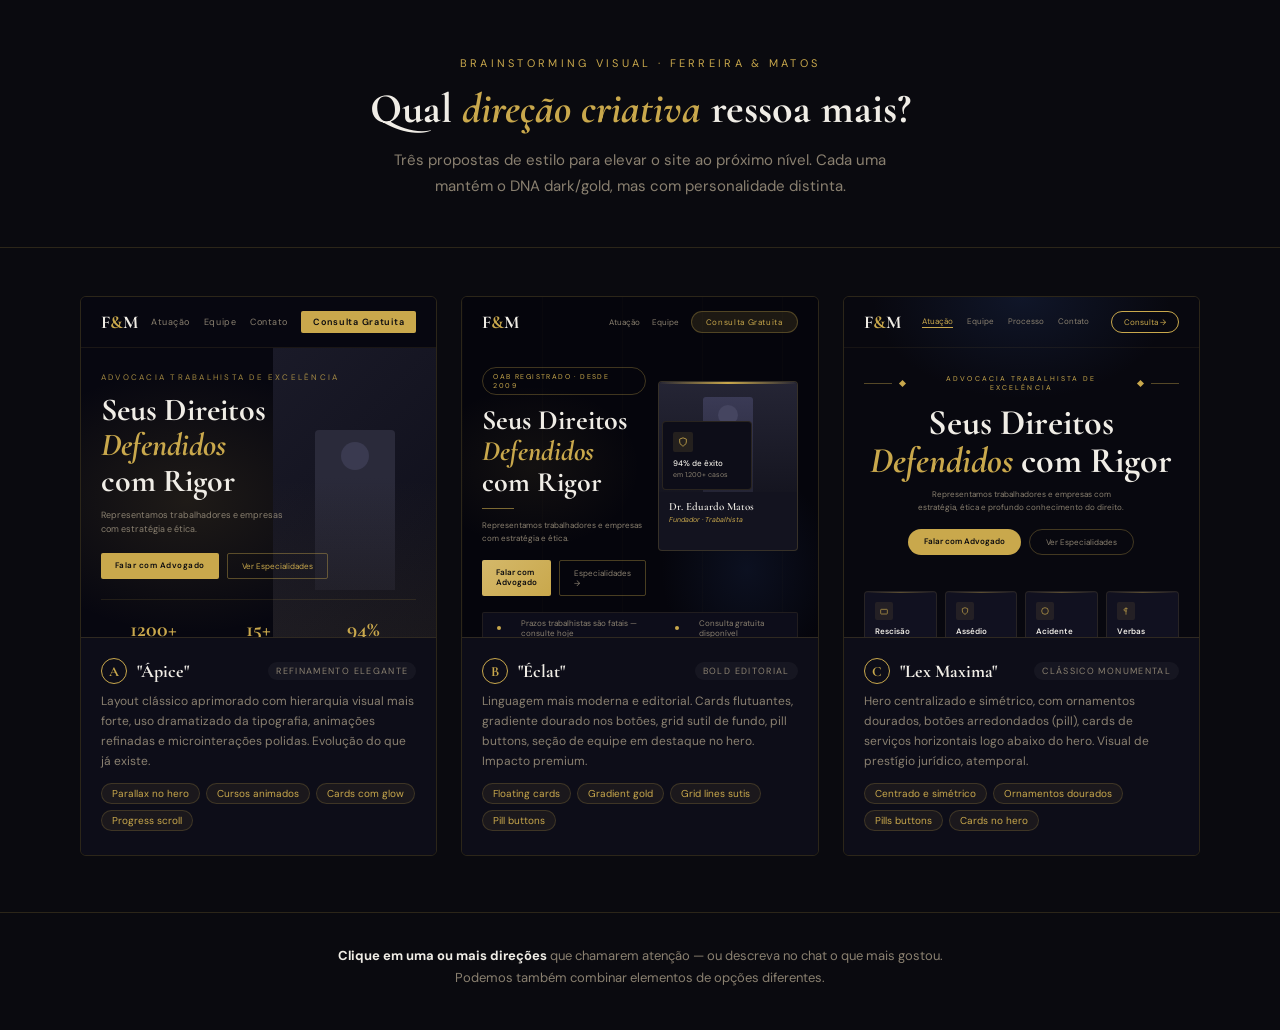
<file: .superpowers/brainstorm/1919-1778728728/content/direcao-criativa.html>
<!DOCTYPE html>
<html lang="pt-BR">
<head>
<meta charset="UTF-8">
<meta name="viewport" content="width=device-width, initial-scale=1.0">
<title>Direção Criativa — Ferreira & Matos</title>
<style>
  @import url('https://fonts.googleapis.com/css2?family=Cormorant+Garamond:ital,wght@0,400;0,600;0,700;1,400;1,600&family=DM+Sans:wght@300;400;500&display=swap');

  :root {
    --gold: #C9A84C;
    --gold-soft: #D4B86A;
    --dark: #0A0A0F;
    --card: #111117;
    --card2: #16161E;
    --text: #F0EDE6;
    --muted: #8A8070;
    --border: rgba(201,168,76,0.18);
  }

  *, *::before, *::after { box-sizing: border-box; margin: 0; padding: 0; }
  body {
    background: var(--dark);
    color: var(--text);
    font-family: 'DM Sans', sans-serif;
    padding: 0;
    min-height: 100vh;
  }

  .page-header {
    text-align: center;
    padding: 56px 24px 48px;
    border-bottom: 1px solid var(--border);
  }
  .page-header .eyebrow {
    font-size: 11px;
    letter-spacing: 0.3em;
    text-transform: uppercase;
    color: var(--gold);
    margin-bottom: 16px;
    display: block;
  }
  .page-header h1 {
    font-family: 'Cormorant Garamond', serif;
    font-size: 42px;
    font-weight: 700;
    line-height: 1.1;
    margin-bottom: 16px;
  }
  .page-header h1 em { color: var(--gold); font-style: italic; }
  .page-header p { color: var(--muted); font-size: 15px; max-width: 520px; margin: 0 auto; line-height: 1.7; }

  .directions {
    display: grid;
    grid-template-columns: repeat(3, 1fr);
    gap: 24px;
    padding: 48px 40px;
    max-width: 1200px;
    margin: 0 auto;
  }

  .dir-card {
    border: 1.5px solid var(--border);
    border-radius: 6px;
    overflow: hidden;
    cursor: pointer;
    transition: border-color 0.25s, transform 0.2s;
    position: relative;
  }
  .dir-card:hover { border-color: rgba(201,168,76,0.5); transform: translateY(-4px); }
  .dir-card.selected { border-color: var(--gold); }
  .dir-card.selected::after {
    content: '✓ Selecionado';
    position: absolute;
    top: 12px; right: 12px;
    background: var(--gold);
    color: #0A0A0F;
    font-size: 10px;
    font-weight: 600;
    letter-spacing: 0.1em;
    padding: 4px 10px;
    border-radius: 100px;
  }

  /* ── MOCKUP A: "Ápice" ── */
  .mock-a {
    background: #070710;
    padding: 0;
    height: 340px;
    position: relative;
    overflow: hidden;
  }
  .mock-a::before {
    content: '';
    position: absolute;
    inset: 0;
    background: radial-gradient(ellipse 80% 60% at 30% 60%, rgba(201,168,76,0.12) 0%, transparent 65%);
  }
  .ma-nav {
    display: flex;
    align-items: center;
    justify-content: space-between;
    padding: 14px 20px;
    border-bottom: 1px solid rgba(201,168,76,0.1);
    position: relative;
    z-index: 2;
  }
  .ma-logo { font-family: 'Cormorant Garamond', serif; font-size: 18px; font-weight: 700; color: var(--text); }
  .ma-logo span { color: var(--gold); }
  .ma-links { display: flex; gap: 14px; }
  .ma-link { font-size: 9px; color: var(--muted); letter-spacing: 0.06em; }
  .ma-cta { background: var(--gold); color: #0A0A0F; font-size: 9px; padding: 5px 12px; border-radius: 2px; font-weight: 600; letter-spacing: 0.08em; }

  .ma-body { padding: 24px 20px 20px; position: relative; z-index: 2; }
  .ma-label { font-size: 8px; letter-spacing: 0.28em; text-transform: uppercase; color: var(--gold); margin-bottom: 10px; display: block; opacity: 0.8; }
  .ma-title { font-family: 'Cormorant Garamond', serif; font-size: 32px; font-weight: 700; line-height: 1.1; }
  .ma-title em { color: var(--gold); font-style: italic; }
  .ma-sub { font-size: 9px; color: var(--muted); margin: 10px 0 16px; line-height: 1.6; max-width: 200px; }
  .ma-btns { display: flex; gap: 8px; }
  .ma-btn-p { background: var(--gold); color: #0A0A0F; font-size: 8px; padding: 7px 14px; border-radius: 2px; font-weight: 600; letter-spacing: 0.06em; }
  .ma-btn-g { border: 1px solid rgba(201,168,76,0.4); color: var(--gold); font-size: 8px; padding: 7px 14px; border-radius: 2px; }

  .ma-img-block {
    position: absolute;
    right: 0; top: 0; bottom: 0;
    width: 46%;
    overflow: hidden;
  }
  .ma-img-inner {
    width: 100%; height: 100%;
    background: linear-gradient(135deg, #1a1a28 0%, #0d0d18 100%);
    display: flex; align-items: center; justify-content: center;
  }
  .ma-img-person {
    width: 80px;
    height: 160px;
    background: linear-gradient(180deg, #2a2a3a 30%, #1a1a28 100%);
    border-radius: 4px 4px 0 0;
    position: relative;
  }
  .ma-img-person::before {
    content: '';
    position: absolute;
    top: 12px; left: 50%; transform: translateX(-50%);
    width: 28px; height: 28px;
    border-radius: 50%;
    background: #3a3a50;
  }
  .ma-glow {
    position: absolute;
    bottom: 0; left: 0; right: 0; height: 60%;
    background: linear-gradient(0deg, rgba(201,168,76,0.08) 0%, transparent 100%);
  }
  .ma-stats {
    display: flex;
    gap: 0;
    margin-top: 20px;
    padding-top: 16px;
    border-top: 1px solid rgba(201,168,76,0.12);
  }
  .ma-stat { flex: 1; text-align: center; }
  .ma-stat-n { font-family: 'Cormorant Garamond', serif; font-size: 22px; font-weight: 700; color: var(--gold); }
  .ma-stat-l { font-size: 7px; color: var(--muted); letter-spacing: 0.08em; text-transform: uppercase; margin-top: 2px; }

  /* ── MOCKUP B: "Éclat" ── */
  .mock-b {
    background: #05050C;
    height: 340px;
    position: relative;
    overflow: hidden;
  }
  .mb-bg {
    position: absolute; inset: 0;
    background:
      radial-gradient(ellipse 50% 40% at 20% 50%, rgba(201,168,76,0.07) 0%, transparent 60%),
      radial-gradient(ellipse 40% 50% at 80% 80%, rgba(28,43,80,0.3) 0%, transparent 60%);
  }
  .mb-lines {
    position: absolute; inset: 0;
    background-image: repeating-linear-gradient(90deg, rgba(201,168,76,0.02) 0px, rgba(201,168,76,0.02) 1px, transparent 1px, transparent 80px);
  }
  .mb-nav {
    display: flex; align-items: center; justify-content: space-between;
    padding: 14px 20px;
    position: relative; z-index: 2;
  }
  .mb-logo { font-family: 'Cormorant Garamond', serif; font-size: 18px; font-weight: 700; }
  .mb-logo span { color: var(--gold); }
  .mb-pill {
    background: rgba(201,168,76,0.12);
    border: 1px solid rgba(201,168,76,0.3);
    color: var(--gold);
    font-size: 8px;
    padding: 5px 14px;
    border-radius: 100px;
    letter-spacing: 0.08em;
  }

  .mb-hero {
    padding: 20px 20px 0;
    position: relative; z-index: 2;
    display: grid;
    grid-template-columns: 1fr 1fr;
    gap: 16px;
    align-items: center;
  }
  .mb-tag {
    display: inline-block;
    border: 1px solid rgba(201,168,76,0.3);
    color: var(--gold);
    font-size: 7px;
    padding: 4px 10px;
    letter-spacing: 0.2em;
    text-transform: uppercase;
    border-radius: 100px;
    margin-bottom: 10px;
  }
  .mb-title { font-family: 'Cormorant Garamond', serif; font-size: 28px; font-weight: 700; line-height: 1.1; }
  .mb-title em { color: var(--gold); font-style: italic; }
  .mb-divider { width: 32px; height: 1px; background: var(--gold); margin: 10px 0; opacity: 0.6; }
  .mb-sub { font-size: 8px; color: var(--muted); line-height: 1.7; max-width: 180px; }
  .mb-btns { display: flex; gap: 8px; margin-top: 14px; }
  .mb-btn-p { background: linear-gradient(135deg, #D4B86A, #C9A84C); color: #0A0A0F; font-size: 8px; padding: 7px 14px; border-radius: 2px; font-weight: 600; }
  .mb-btn-g { border: 1px solid rgba(201,168,76,0.35); color: var(--muted); font-size: 8px; padding: 7px 14px; border-radius: 2px; }

  .mb-visual-col {
    position: relative;
    height: 200px;
  }
  .mb-card-main {
    position: absolute;
    top: 0; right: 0;
    width: 140px; height: 170px;
    background: #13131f;
    border: 1px solid rgba(201,168,76,0.2);
    border-radius: 4px;
    overflow: hidden;
  }
  .mb-card-main::before { content: ''; position: absolute; top: 0; left: 0; right: 0; height: 2px; background: linear-gradient(90deg, transparent, var(--gold), transparent); }
  .mb-person2 {
    width: 100%; height: 110px;
    background: linear-gradient(180deg, #252535 0%, #151520 100%);
    display: flex; align-items: flex-end; justify-content: center;
  }
  .mb-person2-fig { width: 50px; height: 95px; background: linear-gradient(180deg, #3a3a55, #252535); border-radius: 3px 3px 0 0; position: relative; }
  .mb-person2-fig::before { content: ''; position: absolute; top: 8px; left: 50%; transform: translateX(-50%); width: 20px; height: 20px; border-radius: 50%; background: #454560; }
  .mb-card-label { padding: 8px 10px; }
  .mb-card-name { font-family: 'Cormorant Garamond', serif; font-size: 11px; font-weight: 600; }
  .mb-card-role { font-size: 7px; color: var(--gold); font-style: italic; margin-top: 2px; }

  .mb-card-float {
    position: absolute;
    top: 40px; left: 0;
    width: 90px;
    background: #0d0d18;
    border: 1px solid rgba(201,168,76,0.15);
    border-radius: 4px;
    padding: 10px;
  }
  .mb-float-icon { width: 20px; height: 20px; background: rgba(201,168,76,0.12); border-radius: 2px; margin-bottom: 6px; display: flex; align-items: center; justify-content: center; }
  .mb-float-icon svg { color: var(--gold); }
  .mb-float-label { font-size: 8px; font-weight: 500; }
  .mb-float-sub { font-size: 7px; color: var(--muted); margin-top: 2px; }

  .mb-bar {
    margin: 16px 20px 0;
    position: relative; z-index: 2;
    height: 32px;
    background: #0d0d1a;
    border: 1px solid rgba(201,168,76,0.1);
    border-radius: 2px;
    display: flex; align-items: center;
    padding: 0 14px;
    gap: 20px;
    font-size: 8px; color: var(--muted);
  }
  .mb-bar-dot { width: 4px; height: 4px; border-radius: 50%; background: var(--gold); flex-shrink: 0; }

  /* ── MOCKUP C: "Lex Maxima" ── */
  .mock-c {
    background: #08080F;
    height: 340px;
    position: relative;
    overflow: hidden;
  }
  .mc-bg {
    position: absolute; inset: 0;
    background: radial-gradient(ellipse 70% 50% at 50% 0%, rgba(28,43,80,0.4) 0%, transparent 60%);
  }
  .mc-nav {
    display: flex; align-items: center; justify-content: space-between;
    padding: 14px 20px;
    position: relative; z-index: 2;
    border-bottom: 1px solid rgba(201,168,76,0.08);
  }
  .mc-logo { font-family: 'Cormorant Garamond', serif; font-size: 18px; font-weight: 700; }
  .mc-logo span { color: var(--gold); }
  .mc-links { display: flex; gap: 14px; }
  .mc-link { font-size: 8px; color: var(--muted); }
  .mc-link.active { color: var(--gold); border-bottom: 1px solid var(--gold); padding-bottom: 1px; }
  .mc-btn { border: 1px solid var(--gold); color: var(--gold); font-size: 8px; padding: 5px 12px; border-radius: 100px; }

  .mc-hero {
    padding: 26px 20px 20px;
    position: relative; z-index: 2;
    text-align: center;
    display: flex; flex-direction: column; align-items: center;
  }
  .mc-orn { display: flex; align-items: center; gap: 8px; margin-bottom: 12px; }
  .mc-orn-line { width: 28px; height: 1px; background: rgba(201,168,76,0.4); }
  .mc-orn-diamond { width: 5px; height: 5px; background: var(--gold); transform: rotate(45deg); }
  .mc-label { font-size: 7px; letter-spacing: 0.3em; text-transform: uppercase; color: var(--gold); }

  .mc-title { font-family: 'Cormorant Garamond', serif; font-size: 36px; font-weight: 700; line-height: 1.05; margin-bottom: 8px; }
  .mc-title em { color: var(--gold); font-style: italic; }
  .mc-sub { font-size: 8px; color: var(--muted); max-width: 220px; line-height: 1.6; margin-bottom: 16px; }
  .mc-btns { display: flex; gap: 8px; justify-content: center; }
  .mc-btn-p { background: var(--gold); color: #0A0A0F; font-size: 8px; padding: 7px 16px; border-radius: 100px; font-weight: 600; }
  .mc-btn-g { border: 1px solid rgba(201,168,76,0.3); color: var(--muted); font-size: 8px; padding: 7px 16px; border-radius: 100px; }

  .mc-cards-row {
    display: flex; gap: 8px;
    padding: 16px 20px 0;
    position: relative; z-index: 2;
  }
  .mc-mini-card {
    flex: 1;
    background: #111120;
    border: 1px solid rgba(201,168,76,0.12);
    border-radius: 4px;
    padding: 10px;
    position: relative; overflow: hidden;
  }
  .mc-mini-card::before { content: ''; position: absolute; top: 0; left: 0; right: 0; height: 1px; background: linear-gradient(90deg, transparent, rgba(201,168,76,0.4), transparent); }
  .mc-mini-icon { width: 18px; height: 18px; background: rgba(201,168,76,0.1); border-radius: 2px; margin-bottom: 6px; display: flex; align-items: center; justify-content: center; }
  .mc-mini-icon svg { color: var(--gold); }
  .mc-mini-h { font-size: 8px; font-weight: 600; margin-bottom: 3px; }
  .mc-mini-p { font-size: 7px; color: var(--muted); line-height: 1.5; }

  /* ── DIR LABELS ── */
  .dir-label {
    padding: 20px 20px 24px;
    background: #0d0d18;
    border-top: 1px solid var(--border);
  }
  .dir-label-row { display: flex; align-items: center; justify-content: space-between; margin-bottom: 8px; }
  .dir-letter {
    width: 26px; height: 26px;
    border: 1.5px solid var(--gold);
    border-radius: 50%;
    display: flex; align-items: center; justify-content: center;
    font-family: 'Cormorant Garamond', serif;
    font-size: 14px; font-weight: 700;
    color: var(--gold);
  }
  .dir-name { font-family: 'Cormorant Garamond', serif; font-size: 18px; font-weight: 700; }
  .dir-tag {
    font-size: 9px; letter-spacing: 0.15em;
    text-transform: uppercase;
    color: var(--muted);
    background: rgba(255,255,255,0.04);
    padding: 3px 8px;
    border-radius: 100px;
  }
  .dir-desc { font-size: 12px; color: var(--muted); line-height: 1.65; margin-top: 6px; }
  .dir-features { display: flex; flex-wrap: wrap; gap: 6px; margin-top: 12px; }
  .dir-feat {
    font-size: 10px;
    padding: 3px 10px;
    border-radius: 100px;
    background: rgba(201,168,76,0.08);
    border: 1px solid rgba(201,168,76,0.2);
    color: var(--gold);
  }

  /* ── BOTTOM BAR ── */
  .bottom-bar {
    text-align: center;
    padding: 32px 24px 40px;
    border-top: 1px solid var(--border);
    margin-top: 8px;
  }
  .bottom-bar p { color: var(--muted); font-size: 13px; line-height: 1.7; }
  .bottom-bar strong { color: var(--text); }

  .select-btn {
    display: inline-block;
    margin-top: 8px;
    background: transparent;
    border: 1px solid rgba(201,168,76,0.3);
    color: var(--gold);
    font-size: 11px;
    letter-spacing: 0.12em;
    text-transform: uppercase;
    padding: 10px 24px;
    border-radius: 2px;
    cursor: pointer;
    font-family: 'DM Sans', sans-serif;
  }
</style>
</head>
<body>

<div class="page-header">
  <span class="eyebrow">Brainstorming Visual · Ferreira & Matos</span>
  <h1>Qual <em>direção criativa</em> ressoa mais?</h1>
  <p>Três propostas de estilo para elevar o site ao próximo nível. Cada uma mantém o DNA dark/gold, mas com personalidade distinta.</p>
</div>

<div class="directions">

  <!-- A: Ápice -->
  <div class="dir-card" onclick="this.classList.toggle('selected')">
    <div class="mock-a">
      <div class="ma-nav">
        <div class="ma-logo">F<span>&</span>M</div>
        <div class="ma-links">
          <span class="ma-link">Atuação</span>
          <span class="ma-link">Equipe</span>
          <span class="ma-link">Contato</span>
        </div>
        <span class="ma-cta">Consulta Gratuita</span>
      </div>
      <div style="position:relative; overflow:hidden; flex:1;">
        <div class="ma-body" style="position:relative;z-index:2;">
          <span class="ma-label">Advocacia Trabalhista de Excelência</span>
          <div class="ma-title">Seus Direitos<br><em>Defendidos</em><br>com Rigor</div>
          <div class="ma-sub">Representamos trabalhadores e empresas com estratégia e ética.</div>
          <div class="ma-btns">
            <span class="ma-btn-p">Falar com Advogado</span>
            <span class="ma-btn-g">Ver Especialidades</span>
          </div>
          <div class="ma-stats">
            <div class="ma-stat"><div class="ma-stat-n">1200+</div><div class="ma-stat-l">Casos</div></div>
            <div class="ma-stat"><div class="ma-stat-n">15+</div><div class="ma-stat-l">Anos</div></div>
            <div class="ma-stat"><div class="ma-stat-n">94%</div><div class="ma-stat-l">Êxito</div></div>
          </div>
        </div>
        <div class="ma-img-block">
          <div class="ma-img-inner">
            <div class="ma-img-person"></div>
          </div>
          <div class="ma-glow"></div>
        </div>
      </div>
    </div>
    <div class="dir-label">
      <div class="dir-label-row">
        <div style="display:flex;align-items:center;gap:10px">
          <div class="dir-letter">A</div>
          <div class="dir-name">"Ápice"</div>
        </div>
        <span class="dir-tag">Refinamento Elegante</span>
      </div>
      <div class="dir-desc">Layout clássico aprimorado com hierarquia visual mais forte, uso dramatizado da tipografia, animações refinadas e microinterações polidas. Evolução do que já existe.</div>
      <div class="dir-features">
        <span class="dir-feat">Parallax no hero</span>
        <span class="dir-feat">Cursos animados</span>
        <span class="dir-feat">Cards com glow</span>
        <span class="dir-feat">Progress scroll</span>
      </div>
    </div>
  </div>

  <!-- B: Éclat -->
  <div class="dir-card" onclick="this.classList.toggle('selected')">
    <div class="mock-b">
      <div class="mb-bg"></div>
      <div class="mb-lines"></div>
      <div class="mb-nav" style="position:relative;z-index:2;">
        <div class="mb-logo">F<span>&</span>M</div>
        <div style="display:flex;gap:12px;align-items:center;">
          <span style="font-size:8px;color:var(--muted);">Atuação</span>
          <span style="font-size:8px;color:var(--muted);">Equipe</span>
          <span class="mb-pill">Consulta Gratuita</span>
        </div>
      </div>
      <div class="mb-hero" style="position:relative;z-index:2;">
        <div>
          <span class="mb-tag">OAB Registrado · desde 2009</span>
          <div class="mb-title">Seus Direitos<br><em>Defendidos</em><br>com Rigor</div>
          <div class="mb-divider"></div>
          <div class="mb-sub">Representamos trabalhadores e empresas com estratégia e ética.</div>
          <div class="mb-btns">
            <span class="mb-btn-p">Falar com Advogado</span>
            <span class="mb-btn-g">Especialidades →</span>
          </div>
        </div>
        <div class="mb-visual-col">
          <div class="mb-card-main">
            <div class="mb-person2"><div class="mb-person2-fig"></div></div>
            <div class="mb-card-label">
              <div class="mb-card-name">Dr. Eduardo Matos</div>
              <div class="mb-card-role">Fundador · Trabalhista</div>
            </div>
          </div>
          <div class="mb-card-float">
            <div class="mb-float-icon">
              <svg width="10" height="10" viewBox="0 0 24 24" fill="none" stroke="currentColor" stroke-width="2"><path d="M12 22s8-4 8-10V5l-8-3-8 3v7c0 6 8 10 8 10z"/></svg>
            </div>
            <div class="mb-float-label">94% de êxito</div>
            <div class="mb-float-sub">em 1.200+ casos</div>
          </div>
        </div>
      </div>
      <div class="mb-bar" style="position:relative;z-index:2;">
        <div class="mb-bar-dot"></div>
        <span>Prazos trabalhistas são fatais — consulte hoje</span>
        <div class="mb-bar-dot"></div>
        <span>Consulta gratuita disponível</span>
      </div>
    </div>
    <div class="dir-label">
      <div class="dir-label-row">
        <div style="display:flex;align-items:center;gap:10px">
          <div class="dir-letter">B</div>
          <div class="dir-name">"Éclat"</div>
        </div>
        <span class="dir-tag">Bold Editorial</span>
      </div>
      <div class="dir-desc">Linguagem mais moderna e editorial. Cards flutuantes, gradiente dourado nos botões, grid sutil de fundo, pill buttons, seção de equipe em destaque no hero. Impacto premium.</div>
      <div class="dir-features">
        <span class="dir-feat">Floating cards</span>
        <span class="dir-feat">Gradient gold</span>
        <span class="dir-feat">Grid lines sutis</span>
        <span class="dir-feat">Pill buttons</span>
      </div>
    </div>
  </div>

  <!-- C: Lex Maxima -->
  <div class="dir-card" onclick="this.classList.toggle('selected')">
    <div class="mock-c">
      <div class="mc-bg"></div>
      <div class="mc-nav">
        <div class="mc-logo">F<span>&</span>M</div>
        <div class="mc-links">
          <span class="mc-link active">Atuação</span>
          <span class="mc-link">Equipe</span>
          <span class="mc-link">Processo</span>
          <span class="mc-link">Contato</span>
        </div>
        <span class="mc-btn">Consulta →</span>
      </div>
      <div class="mc-hero">
        <div class="mc-orn">
          <div class="mc-orn-line"></div>
          <div class="mc-orn-diamond"></div>
          <span class="mc-label">Advocacia Trabalhista de Excelência</span>
          <div class="mc-orn-diamond"></div>
          <div class="mc-orn-line"></div>
        </div>
        <div class="mc-title">Seus Direitos<br><em>Defendidos</em> com Rigor</div>
        <div class="mc-sub">Representamos trabalhadores e empresas com estratégia, ética e profundo conhecimento do direito.</div>
        <div class="mc-btns">
          <span class="mc-btn-p">Falar com Advogado</span>
          <span class="mc-btn-g">Ver Especialidades</span>
        </div>
      </div>
      <div class="mc-cards-row">
        <div class="mc-mini-card">
          <div class="mc-mini-icon"><svg width="8" height="8" viewBox="0 0 24 24" fill="none" stroke="currentColor" stroke-width="2"><rect x="2" y="7" width="20" height="14" rx="2"/></svg></div>
          <div class="mc-mini-h">Rescisão</div>
          <div class="mc-mini-p">Verbas e direitos</div>
        </div>
        <div class="mc-mini-card">
          <div class="mc-mini-icon"><svg width="8" height="8" viewBox="0 0 24 24" fill="none" stroke="currentColor" stroke-width="2"><path d="M12 22s8-4 8-10V5l-8-3-8 3v7c0 6 8 10 8 10z"/></svg></div>
          <div class="mc-mini-h">Assédio</div>
          <div class="mc-mini-p">Proteção e sigilo</div>
        </div>
        <div class="mc-mini-card">
          <div class="mc-mini-icon"><svg width="8" height="8" viewBox="0 0 24 24" fill="none" stroke="currentColor" stroke-width="2"><circle cx="12" cy="12" r="10"/></svg></div>
          <div class="mc-mini-h">Acidente</div>
          <div class="mc-mini-p">Indenizações</div>
        </div>
        <div class="mc-mini-card">
          <div class="mc-mini-icon"><svg width="8" height="8" viewBox="0 0 24 24" fill="none" stroke="currentColor" stroke-width="2"><line x1="12" y1="1" x2="12" y2="23"/><path d="M17 5H9.5a3.5 3.5 0 0 0 0 7h5"/></svg></div>
          <div class="mc-mini-h">Verbas</div>
          <div class="mc-mini-p">FGTS e extras</div>
        </div>
      </div>
    </div>
    <div class="dir-label">
      <div class="dir-label-row">
        <div style="display:flex;align-items:center;gap:10px">
          <div class="dir-letter">C</div>
          <div class="dir-name">"Lex Maxima"</div>
        </div>
        <span class="dir-tag">Clássico Monumental</span>
      </div>
      <div class="dir-desc">Hero centralizado e simétrico, com ornamentos dourados, botões arredondados (pill), cards de serviços horizontais logo abaixo do hero. Visual de prestígio jurídico, atemporal.</div>
      <div class="dir-features">
        <span class="dir-feat">Centrado e simétrico</span>
        <span class="dir-feat">Ornamentos dourados</span>
        <span class="dir-feat">Pills buttons</span>
        <span class="dir-feat">Cards no hero</span>
      </div>
    </div>
  </div>

</div>

<div class="bottom-bar">
  <p><strong>Clique em uma ou mais direções</strong> que chamarem atenção — ou descreva no chat o que mais gostou.<br>Podemos também combinar elementos de opções diferentes.</p>
</div>

</body>
</html>
</file>
